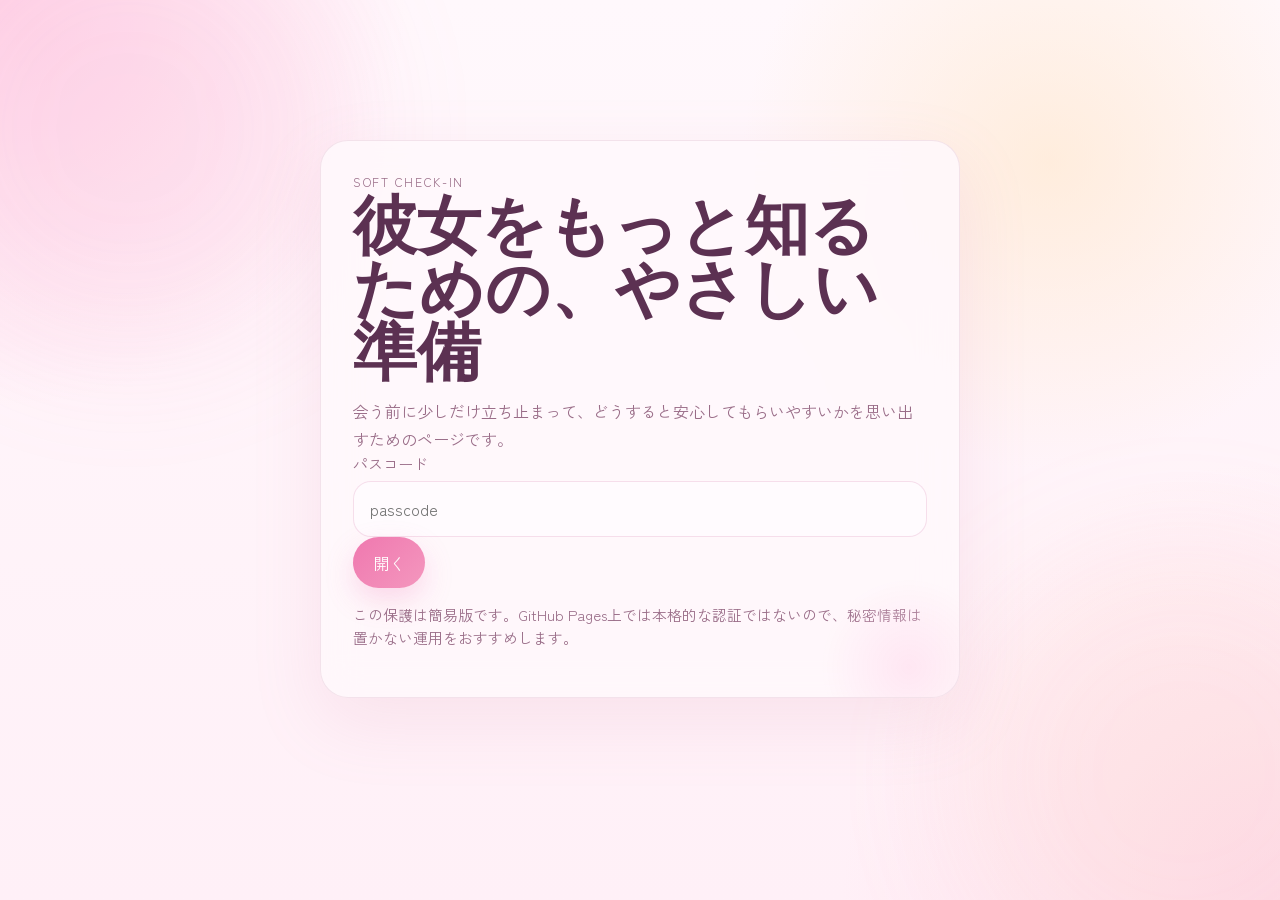
<file: index.html>
<!doctype html>
<html lang="ja">
  <head>
    <meta charset="UTF-8" />
    <meta name="viewport" content="width=device-width, initial-scale=1.0" />
    <title>Know Her Better</title>
    <link rel="preconnect" href="https://fonts.googleapis.com" />
    <link rel="preconnect" href="https://fonts.gstatic.com" crossorigin />
    <link
      href="https://fonts.googleapis.com/css2?family=Zen+Kaku+Gothic+New:wght@400;500;700&family=Cormorant+Garamond:wght@500;600&display=swap"
      rel="stylesheet"
    />
    <link rel="stylesheet" href="./styles.css" />
  </head>
  <body>
    <div class="background-blur background-blur-left"></div>
    <div class="background-blur background-blur-right"></div>

    <main class="shell">
      <section class="gate card" id="gate">
        <p class="eyebrow">Soft Check-In</p>
        <h1>彼女をもっと知るための、やさしい準備</h1>
        <p class="lead">
          会う前に少しだけ立ち止まって、どうすると安心してもらいやすいかを思い出すためのページです。
        </p>
        <label class="field">
          <span>パスコード</span>
          <input id="passcode-input" type="password" placeholder="passcode" autocomplete="current-password" />
        </label>
        <button id="unlock-button" class="primary-button" type="button">開く</button>
        <p id="gate-message" class="hint">
          この保護は簡易版です。GitHub Pages上では本格的な認証ではないので、秘密情報は置かない運用をおすすめします。
        </p>
      </section>

      <section class="app hidden" id="app">
        <header class="hero card">
          <div>
            <p class="eyebrow">Know Her Better</p>
            <h1>今日は、彼女をもう少し深く知りにいく</h1>
            <p class="lead">
              正しさを急がず、気持ちの背景を見にいく。言葉だけでなく、安心につながる行動でも向き合う。
            </p>
          </div>
          <div class="hero-actions">
            <button id="lock-button" class="ghost-button" type="button">閉じる</button>
          </div>
        </header>

        <section class="grid">
          <article class="card wide">
            <p class="section-label">Linked Pages</p>
            <h2>生活メモへのリンク</h2>
            <div class="link-cards">
              <a class="link-card" href="./how-to-know-me.html">
                <strong>彼女へ: 俺を知るページ</strong>
                <p>言葉で伝えてもらって嬉しいことや、好きな関わり方をまとめたページ。</p>
              </a>
              <a class="link-card" href="./how-to-wash.html">
                <strong>お風呂掃除ガイド</strong>
                <p>毎日・週1・月1の掃除頻度と、床掃除ロボの手入れを整理したページ。</p>
              </a>
              <a class="link-card" href="./how-to-trash.html">
                <strong>ゴミ出しガイド</strong>
                <p>曜日ごとの分別と、出し方の注意点を表でまとめたページ。</p>
              </a>
            </div>
          </article>

          <article class="card">
            <p class="section-label">Before You Enter</p>
            <h2>会う前に思い出すこと</h2>
            <div class="checklist" id="entry-checklist"></div>
          </article>

          <article class="card">
            <p class="section-label">Priorities</p>
            <h2>二人の優先順位</h2>
            <div class="priority-columns">
              <details class="priority-card">
                <summary><span class="priority-label">彼女</span></summary>
                <ol class="priority-list">
                  <li>察してもらえることが嬉しい</li>
                  <li>今日のできごとを一緒に振り返って共有したい</li>
                  <li>「楽しかったね」「悔しかったね」みたいに感情を一緒に言葉にしたい</li>
                  <li>それを飛ばして、いきなり自分が話したいことを話されないこと</li>
                </ol>
              </details>
              <details class="priority-card">
                <summary><span class="priority-label">自分</span></summary>
                <ol class="priority-list">
                  <li>何を直せばいいかを早く知りたい</li>
                  <li>解決策や打ち手を出して前に進めたい</li>
                  <li>会話を整理して理解したい</li>
                  <li>問題を早く収めたい</li>
                </ol>
              </details>
            </div>
          </article>

          <article class="card">
            <p class="section-label">Examples</p>
            <h2>すれ違いやすい場面</h2>
            <div class="examples">
              <details class="example-item">
                <summary><strong>「なんで怒ってるの?」だけで終わる</strong></summary>
                <div class="expand-body">
                  <p>気持ちを理解しようとしていないように見えやすい。仮説なしの質問だけだと、丸投げに感じられる。</p>
                  <p class="example-voice">例: 「もしかして、今日の返し方が冷たく見えて、雑に扱われた感じがして嫌だった?」まで添える。</p>
                </div>
              </details>
              <details class="example-item">
                <summary><strong>キレている時に「キレないで」と返す</strong></summary>
                <div class="expand-body">
                  <p>感情そのものを止めようとすると、理由を見てもらえない感覚につながる。</p>
                  <p class="example-voice">例: 「怒ってるのは、感情の共有を飛ばして自分が話したいことを話された感じがしたから?」と理由に向かう。</p>
                </div>
              </details>
              <details class="example-item">
                <summary><strong>説明や正しさを先に出す</strong></summary>
                <div class="expand-body">
                  <p>自分の事情を先に話すと、受け止めてもらえなかった印象が残りやすい。</p>
                  <p class="example-voice">例: まず「それは嫌だったよね」と受け止めてから、自分の話は後にする。</p>
                </div>
              </details>
              <details class="example-item">
                <summary><strong>他人との比較が混ざる</strong></summary>
                <div class="expand-body">
                  <p>誰かと比べて下げられたと感じると、それだけで強いNGになる。</p>
                  <p class="example-voice">例: 比較は完全に避けて、「あなたに対して自分がどうしたか」だけで話す。</p>
                </div>
              </details>
            </div>
          </article>

          <article class="card">
            <p class="section-label">Her Lens</p>
            <h2>彼女が安心しやすい<span class="no-break">ポイント</span></h2>
            <div class="principles">
              <details class="principle-item">
                <summary><strong>指示待ちではなく、打ち手を持つ</strong></summary>
                <div class="expand-body">
                  <p>何が嫌だったかを理解した上で、自分から改善案まで考えて持っていく。</p>
                </div>
              </details>
              <details class="principle-item">
                <summary><strong>好意は行動ベースで見られる</strong></summary>
                <div class="expand-body">
                  <p>「好きと言った」より「自分のために何をしてくれたか」で評価されやすい。</p>
                </div>
              </details>
              <details class="principle-item">
                <summary><strong>仮説つきで確認する</strong></summary>
                <div class="expand-body">
                  <p>「何で怒ってるの?」ではなく、「こう感じたから怒ってる?」と解像度を上げる。</p>
                </div>
              </details>
            </div>
          </article>

          <article class="card">
            <p class="section-label">Ready Phrases</p>
            <h2>言い方のヒント</h2>
            <div class="examples compact">
              <details class="example-item">
                <summary><strong>悪い例</strong></summary>
                <div class="expand-body">
                  <p>「なんで怒ってるの?」</p>
                  <p class="example-voice">良い例: 「もしかして、雑に扱われた感じがして嫌だった?」</p>
                </div>
              </details>
              <details class="example-item">
                <summary><strong>悪い例</strong></summary>
                <div class="expand-body">
                  <p>「そんなつもりじゃなかった」</p>
                  <p class="example-voice">良い例: 「そう受け取られる行動だったのは事実だね」</p>
                </div>
              </details>
              <details class="example-item">
                <summary><strong>悪い例</strong></summary>
                <div class="expand-body">
                  <p>「次は気をつける」</p>
                  <p class="example-voice">良い例: 「次はまず最後まで聞いてから返す。比較っぽい言い方は使わない」</p>
                </div>
              </details>
            </div>
          </article>

          <article class="card wide">
            <p class="section-label">Friction Point</p>
            <h2>今、問題になりやすいところ</h2>
            <div class="problem-note">
              <p>
                最近いちばん大きいのは、ちゃんと対話できないこと。自分が話したいことを先に出しやすく、
                それに対して返ってきた彼女の感情にも反応が薄くなりやすい。そのまま
                <strong>打ち手ベースで要求</strong>してしまうと、彼女からすると
                <strong>感情への寄り添いがないまま解決に進まれる</strong>感じがして、そこでイライラが強くなりやすい。
              </p>
              <p>
                つまり今のズレは、何をするかより先に、
                <strong>どう受け止めるか</strong>が足りなくなりやすいこと。まずは「何が嫌だったのか」「何が不安だったのか」を仮説つきで受け止めるところから始める。
              </p>
            </div>
          </article>
        </section>
      </section>
    </main>

    <script src="./config.js"></script>
    <script src="./script.js"></script>
  </body>
</html>
</file>
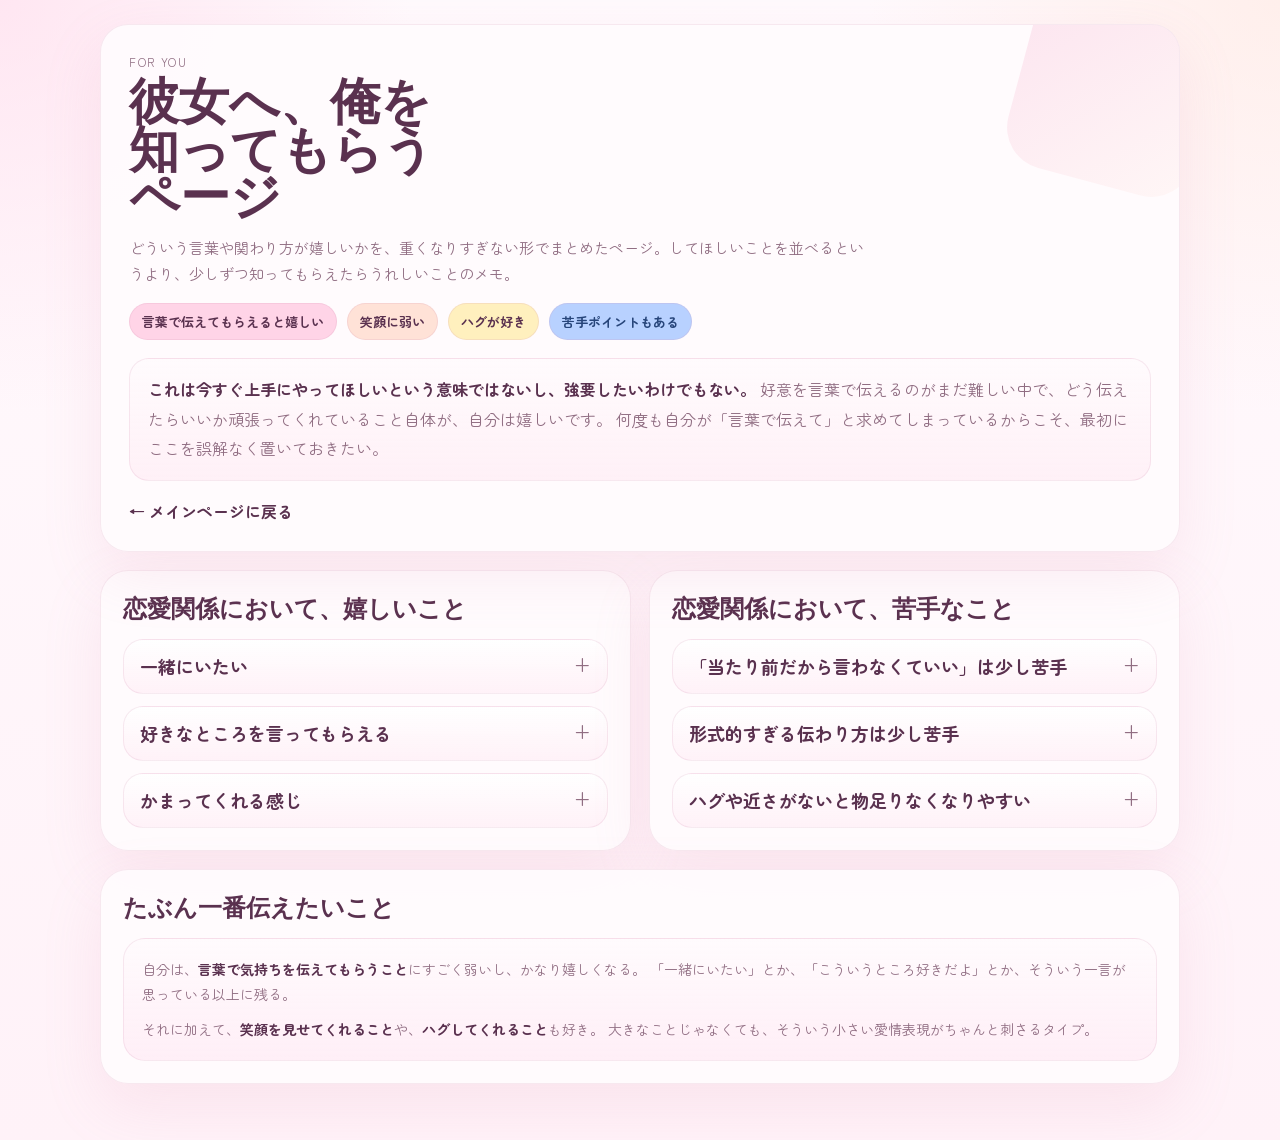
<file: how-to-know-me.html>
<!doctype html>
<html lang="ja">
  <head>
    <meta charset="UTF-8" />
    <meta name="viewport" content="width=device-width, initial-scale=1.0" />
    <title>彼女へ: 俺を知るページ</title>
    <link rel="preconnect" href="https://fonts.googleapis.com" />
    <link rel="preconnect" href="https://fonts.gstatic.com" crossorigin />
    <link
      href="https://fonts.googleapis.com/css2?family=Zen+Maru+Gothic:wght@400;500;700&family=Fraunces:opsz,wght@9..144,600&display=swap"
      rel="stylesheet"
    />
    <style>
      :root {
        --bg: #fff7fb;
        --paper: rgba(255, 251, 253, 0.94);
        --ink: #5a314f;
        --muted: #906d82;
        --line: rgba(209, 144, 177, 0.18);
        --pink: #ffd4e7;
        --rose: #f39bc3;
        --peach: #ffe2d7;
        --butter: #fff0be;
        --shadow: 0 22px 60px rgba(218, 132, 172, 0.14);
      }

      * { box-sizing: border-box; }
      body {
        margin: 0;
        font-family: "Zen Maru Gothic", sans-serif;
        color: var(--ink);
        background:
          radial-gradient(circle at top left, rgba(255, 212, 231, 0.52), transparent 24%),
          radial-gradient(circle at top right, rgba(255, 226, 215, 0.46), transparent 24%),
          linear-gradient(180deg, #fffafd 0%, #fff2f8 100%);
      }
      .wrap {
        width: min(1080px, calc(100% - 20px));
        margin: 0 auto;
        padding: 24px 0 56px;
      }
      .hero,
      .card {
        background: var(--paper);
        border: 1px solid var(--line);
        border-radius: 28px;
        box-shadow: var(--shadow);
      }
      .hero {
        padding: 28px;
        position: relative;
        overflow: hidden;
      }
      .hero::after {
        content: "";
        position: absolute;
        right: -30px;
        top: -30px;
        width: 190px;
        height: 190px;
        border-radius: 42px;
        background: linear-gradient(135deg, rgba(243, 155, 195, 0.24), rgba(255, 226, 215, 0.18));
        transform: rotate(15deg);
      }
      .eyebrow {
        margin: 0 0 8px;
        font-size: 12px;
        letter-spacing: 0.14em;
        text-transform: uppercase;
        color: var(--muted);
      }
      h1, h2, h3 { margin: 0; }
      h1, h2 { font-family: "Fraunces", serif; }
      h1 {
        font-size: clamp(30px, 4.8vw, 50px);
        line-height: 0.95;
        max-width: 10ch;
      }
      .lead {
        margin: 14px 0 0;
        max-width: 46rem;
        color: var(--muted);
        line-height: 1.75;
        font-size: 15px;
      }
      .back-link {
        display: inline-block;
        margin-top: 18px;
        color: var(--ink);
        text-decoration: none;
        font-weight: 700;
      }
      .intro-note {
        margin-top: 18px;
        padding: 16px 18px;
        border-radius: 20px;
        border: 1px solid var(--line);
        background: linear-gradient(180deg, rgba(255,251,253,0.98), rgba(255,239,246,0.9));
      }
      .intro-note p {
        margin: 0;
        color: var(--muted);
        line-height: 1.85;
      }
      .intro-note strong {
        color: var(--ink);
      }
      .grid {
        display: grid;
        gap: 18px;
        margin-top: 18px;
        grid-template-columns: repeat(2, minmax(0, 1fr));
      }
      .card {
        padding: 22px;
      }
      .wide {
        grid-column: 1 / -1;
      }
      .section-title {
        margin-bottom: 14px;
        font-size: 24px;
      }
      .list {
        display: grid;
        gap: 12px;
        grid-template-columns: 1fr;
      }
      .item {
        border-radius: 20px;
        border: 1px solid var(--line);
        background: linear-gradient(180deg, rgba(255,255,255,0.98), rgba(255,240,247,0.88));
        overflow: hidden;
      }
      .item summary {
        list-style: none;
        cursor: pointer;
        padding: 14px 16px;
      }
      .item summary::-webkit-details-marker {
        display: none;
      }
      .item summary::after {
        content: "+";
        float: right;
        font-size: 20px;
        line-height: 1;
        color: var(--muted);
      }
      .item[open] summary::after {
        content: "-";
      }
      .item h3 {
        font-size: 18px;
        line-height: 1.35;
        display: inline;
      }
      .item-body {
        padding: 0 16px 14px;
      }
      .item p {
        margin: 8px 0 0;
        color: var(--muted);
        line-height: 1.68;
        font-size: 14px;
      }
      .item p.subtle {
        font-size: 13px;
        line-height: 1.7;
      }
      .chips {
        display: flex;
        flex-wrap: wrap;
        gap: 10px;
        margin-top: 16px;
      }
      .chip {
        display: inline-block;
        border-radius: 999px;
        padding: 8px 12px;
        font-size: 13px;
        font-weight: 700;
        background: rgba(255, 250, 252, 0.98);
        border: 1px solid var(--line);
      }
      .soft {
        background: var(--pink);
      }
      .warm {
        background: var(--peach);
      }
      .sun {
        background: var(--butter);
      }
      .deep {
        background: #b8d1ff;
        color: #27457a;
      }
      .note {
        padding: 18px;
        border-radius: 22px;
        border: 1px solid var(--line);
        background: linear-gradient(180deg, rgba(255,251,253,0.98), rgba(255,237,246,0.9));
      }
      .note p {
        margin: 0;
        line-height: 1.8;
        color: var(--muted);
        font-size: 14px;
      }
      .note p + p {
        margin-top: 10px;
      }
      .note strong {
        color: var(--ink);
      }
      @media (max-width: 860px) {
        .grid {
          grid-template-columns: 1fr;
        }
        .list {
          grid-template-columns: 1fr;
        }
      }
    </style>
  </head>
  <body>
    <main class="wrap">
      <section class="hero">
        <p class="eyebrow">For You</p>
        <h1>彼女へ、俺を知ってもらうページ</h1>
        <p class="lead">
          どういう言葉や関わり方が嬉しいかを、重くなりすぎない形でまとめたページ。してほしいことを並べるというより、少しずつ知ってもらえたらうれしいことのメモ。
        </p>
        <div class="chips">
          <span class="chip soft">言葉で伝えてもらえると嬉しい</span>
          <span class="chip warm">笑顔に弱い</span>
          <span class="chip sun">ハグが好き</span>
          <span class="chip deep">苦手ポイントもある</span>
        </div>
        <div class="intro-note">
          <p>
            <strong>これは今すぐ上手にやってほしいという意味ではないし、強要したいわけでもない。</strong>
            好意を言葉で伝えるのがまだ難しい中で、どう伝えたらいいか頑張ってくれていること自体が、自分は嬉しいです。
            何度も自分が「言葉で伝えて」と求めてしまっているからこそ、最初にここを誤解なく置いておきたい。
          </p>
        </div>
        <a class="back-link" href="./index.html">← メインページに戻る</a>
      </section>

      <section class="grid">
        <article class="card">
          <h2 class="section-title">恋愛関係において、嬉しいこと</h2>
          <div class="list">
            <details class="item">
              <summary><h3>一緒にいたい</h3></summary>
              <div class="item-body">
                <p>「一緒にいたい」「会えてうれしい」みたいに、存在そのものを求めてもらえる言葉がかなり嬉しい。</p>
              </div>
            </details>
            <details class="item">
              <summary><h3>好きなところを言ってもらえる</h3></summary>
              <div class="item-body">
                <p class="subtle">「こういうところが好き」「こういうとこがいいよね」と具体的に伝えてもらえると、ちゃんと見てもらえている感じがする。</p>
              </div>
            </details>
            <details class="item">
              <summary><h3>かまってくれる感じ</h3></summary>
              <div class="item-body">
                <p>ちょっと甘えてくれたり、かまちょっぽく来てくれるのも嬉しい。必要とされてる感じがあると喜ぶ。</p>
              </div>
            </details>
          </div>
        </article>

        <article class="card">
          <h2 class="section-title">恋愛関係において、苦手なこと</h2>
          <div class="list">
            <details class="item">
              <summary><h3>「当たり前だから言わなくていい」は少し苦手</h3></summary>
              <div class="item-body">
                <p>自分は鈍感なところがあるので、言葉にしてもらわないと、彼女が本当にそう思ってくれているのか分からなくなりやすい。</p>
                <p class="subtle">実例として、「俺を心配するのは当然だから、わざわざ伝えなくていい」と思っていても、自分は彼女が心配してくれていたこと自体を知らなかった、ということがあった。</p>
              </div>
            </details>
            <details class="item">
              <summary><h3>形式的すぎる伝わり方は少し苦手</h3></summary>
              <div class="item-body">
                <p>仕組みとして評価してくれているのはもちろん嬉しい。でも、作業っぽく整理された言い方だけだと、感情があまり乗っていないように感じて少し寂しくなる。</p>
                <p class="subtle">実際に、彼女が言ってくれたことを自分がしている割合が高いから「めっちゃ高評価」と言ってくれたことがあった。もちろんそれは嬉しいけど、「嬉しい」とか「ちゃんと伝わってるよ」みたいに感情を乗せて褒めてもらえると、もっと深く届く。</p>
              </div>
            </details>
            <details class="item">
              <summary><h3>ハグや近さがないと物足りなくなりやすい</h3></summary>
              <div class="item-body">
                <p>ハグが好きだからこそ、言葉以外の近さや安心感がないと少し物足りなさを感じやすい。</p>
              </div>
            </details>
          </div>
        </article>

        <article class="card wide">
          <h2 class="section-title">たぶん一番伝えたいこと</h2>
          <div class="note">
            <p>
              自分は、<strong>言葉で気持ちを伝えてもらうこと</strong>にすごく弱いし、かなり嬉しくなる。
              「一緒にいたい」とか、「こういうところ好きだよ」とか、そういう一言が思っている以上に残る。
            </p>
            <p>
              それに加えて、<strong>笑顔を見せてくれること</strong>や、<strong>ハグしてくれること</strong>も好き。
              大きなことじゃなくても、そういう小さい愛情表現がちゃんと刺さるタイプ。
            </p>
          </div>
        </article>
      </section>
    </main>
  </body>
</html>
</file>
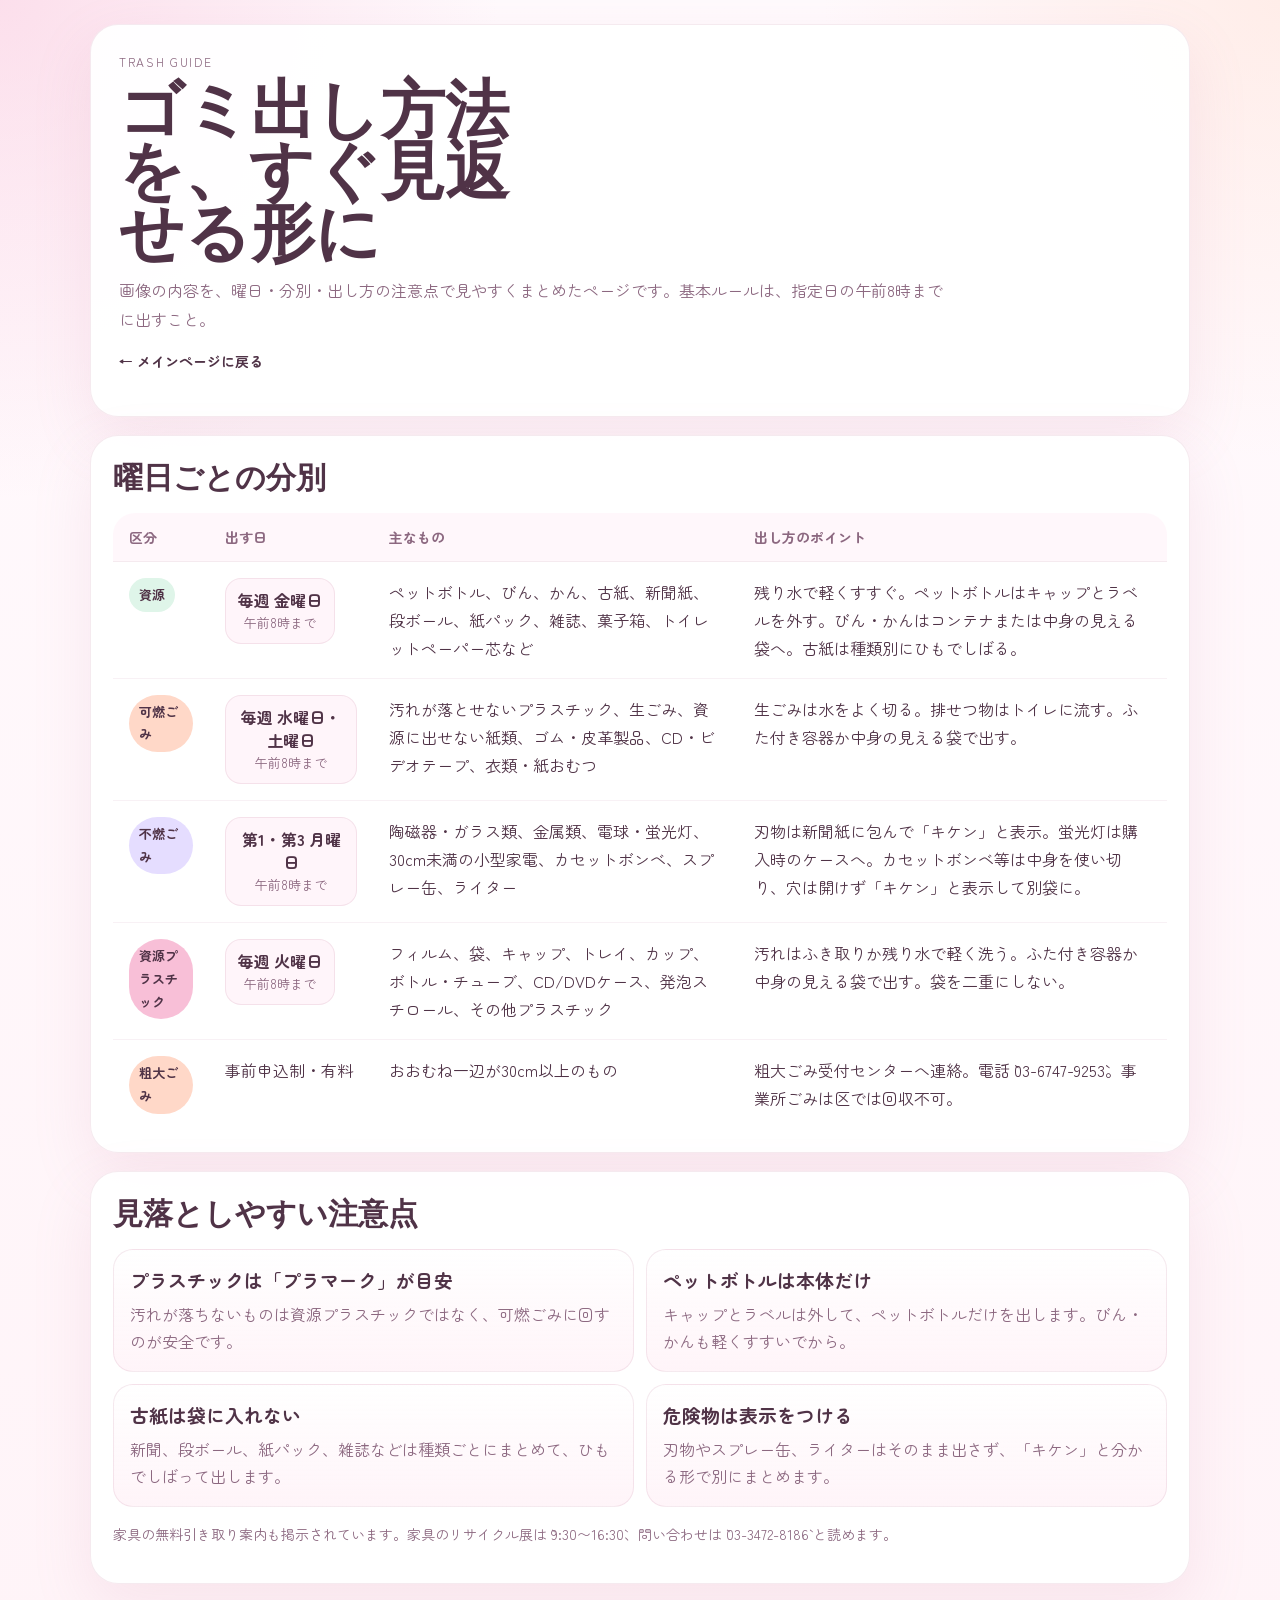
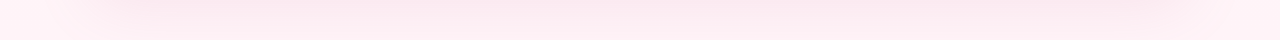
<file: how-to-trash.html>
<!doctype html>
<html lang="ja">
  <head>
    <meta charset="UTF-8" />
    <meta name="viewport" content="width=device-width, initial-scale=1.0" />
    <title>ゴミ出しガイド</title>
    <link rel="preconnect" href="https://fonts.googleapis.com" />
    <link rel="preconnect" href="https://fonts.gstatic.com" crossorigin />
    <link
      href="https://fonts.googleapis.com/css2?family=Zen+Maru+Gothic:wght@400;500;700&family=Fraunces:opsz,wght@9..144,600&display=swap"
      rel="stylesheet"
    />
    <style>
      :root {
        --bg: #fff9fb;
        --paper: rgba(255, 255, 255, 0.94);
        --ink: #503347;
        --muted: #8c6880;
        --line: rgba(198, 137, 168, 0.18);
        --pink: #f8bfd7;
        --peach: #ffd8c8;
        --mint: #dff5e9;
        --lavender: #e5ddff;
        --shadow: 0 22px 60px rgba(203, 124, 160, 0.14);
      }

      * { box-sizing: border-box; }
      body {
        margin: 0;
        font-family: "Zen Maru Gothic", sans-serif;
        color: var(--ink);
        background:
          radial-gradient(circle at top left, rgba(248, 191, 215, 0.46), transparent 24%),
          radial-gradient(circle at top right, rgba(255, 216, 200, 0.38), transparent 22%),
          linear-gradient(180deg, #fffafd 0%, #fff4f8 100%);
      }
      .wrap {
        width: min(1100px, calc(100% - 20px));
        margin: 0 auto;
        padding: 24px 0 56px;
      }
      .hero, .card {
        background: var(--paper);
        border: 1px solid var(--line);
        border-radius: 28px;
        box-shadow: var(--shadow);
      }
      .hero {
        padding: 28px;
        margin-bottom: 18px;
      }
      .eyebrow {
        margin: 0 0 8px;
        font-size: 12px;
        letter-spacing: 0.14em;
        text-transform: uppercase;
        color: var(--muted);
      }
      h1, h2, h3 { margin: 0; }
      h1, h2 { font-family: "Fraunces", serif; }
      h1 {
        font-size: clamp(36px, 6vw, 64px);
        line-height: 0.96;
        max-width: 10ch;
      }
      .lead {
        margin: 14px 0 0;
        max-width: 52rem;
        color: var(--muted);
        line-height: 1.8;
      }
      .grid {
        display: grid;
        gap: 18px;
      }
      .card { padding: 22px; }
      .section-title {
        margin-bottom: 14px;
        font-size: 30px;
      }
      table {
        width: 100%;
        border-collapse: collapse;
        overflow: hidden;
        border-radius: 22px;
      }
      thead th {
        text-align: left;
        font-size: 14px;
        color: var(--muted);
        font-weight: 700;
        padding: 14px 16px;
        background: rgba(255, 247, 251, 0.95);
        border-bottom: 1px solid var(--line);
      }
      tbody td {
        padding: 16px;
        vertical-align: top;
        border-bottom: 1px solid rgba(198, 137, 168, 0.12);
        line-height: 1.75;
      }
      tbody tr:last-child td { border-bottom: none; }
      .chip {
        display: inline-block;
        border-radius: 999px;
        padding: 6px 10px;
        font-size: 13px;
        font-weight: 700;
      }
      .day-cell {
        min-width: 9rem;
      }
      .day-block {
        display: inline-flex;
        flex-direction: column;
        align-items: center;
        gap: 2px;
        padding: 10px 12px;
        border-radius: 16px;
        background: rgba(255, 245, 250, 0.95);
        border: 1px solid var(--line);
        text-align: center;
        line-height: 1.45;
      }
      .day-block strong {
        font-size: 16px;
      }
      .day-block span {
        font-size: 13px;
        color: var(--muted);
      }
      .pink { background: var(--pink); }
      .mint { background: var(--mint); }
      .peach { background: var(--peach); }
      .lavender { background: var(--lavender); }
      .notes {
        display: grid;
        gap: 12px;
        grid-template-columns: repeat(2, minmax(0, 1fr));
      }
      .note {
        padding: 16px;
        border-radius: 20px;
        border: 1px solid var(--line);
        background: linear-gradient(180deg, rgba(255,255,255,0.98), rgba(255,243,248,0.88));
      }
      .note p {
        margin: 8px 0 0;
        color: var(--muted);
        line-height: 1.7;
      }
      .small {
        margin-top: 16px;
        color: var(--muted);
        font-size: 14px;
        line-height: 1.7;
      }
      a.back {
        color: var(--ink);
        text-decoration: none;
        font-weight: 700;
      }
      @media (max-width: 860px) {
        .notes { grid-template-columns: 1fr; }
        table, thead, tbody, th, td, tr { display: block; }
        thead { display: none; }
        tbody tr {
          border: 1px solid var(--line);
          border-radius: 20px;
          margin-bottom: 12px;
          overflow: hidden;
          background: rgba(255,255,255,0.9);
        }
        tbody td {
          border-bottom: 1px solid rgba(198, 137, 168, 0.1);
          padding: 12px 14px;
        }
        tbody td.category-cell,
        tbody td.day-cell {
          display: inline-flex;
          align-items: center;
          gap: 10px;
          width: auto;
          max-width: 100%;
          border-bottom: none;
          padding: 12px 14px 0;
        }
        tbody td.day-cell {
          padding-top: 10px;
        }
        tbody td:last-child { border-bottom: none; }
        tbody td::before {
          content: attr(data-label);
          display: block;
          font-size: 12px;
          letter-spacing: 0.08em;
          text-transform: uppercase;
          color: var(--muted);
          margin-bottom: 4px;
        }
        tbody td.category-cell::before,
        tbody td.day-cell::before {
          display: inline-block;
          margin: 0;
          white-space: nowrap;
        }
        tbody td.day-cell .day-block {
          padding: 8px 10px;
        }
      }
    </style>
  </head>
  <body>
    <main class="wrap">
      <section class="hero">
        <p class="eyebrow">Trash Guide</p>
        <h1>ゴミ出し方法を、すぐ見返せる形に</h1>
        <p class="lead">
          画像の内容を、曜日・分別・出し方の注意点で見やすくまとめたページです。基本ルールは、指定日の午前8時までに出すこと。
        </p>
        <p class="small"><a class="back" href="./index.html">← メインページに戻る</a></p>
      </section>

      <section class="grid">
        <article class="card">
          <h2 class="section-title">曜日ごとの分別</h2>
          <table>
            <thead>
              <tr>
                <th>区分</th>
                <th>出す日</th>
                <th>主なもの</th>
                <th>出し方のポイント</th>
              </tr>
            </thead>
            <tbody id="trash-schedule">
              <tr data-sort-days="1">
                <td data-label="区分" class="category-cell"><span class="chip lavender">不燃ごみ</span></td>
                <td data-label="出す日" class="day-cell"><div class="day-block"><strong>第1・第3 月曜日</strong><span>午前8時まで</span></div></td>
                <td data-label="主なもの">陶磁器・ガラス類、金属類、電球・蛍光灯、30cm未満の小型家電、カセットボンベ、スプレー缶、ライター</td>
                <td data-label="出し方のポイント">刃物は新聞紙に包んで「キケン」と表示。蛍光灯は購入時のケースへ。カセットボンベ等は中身を使い切り、穴は開けず「キケン」と表示して別袋に。</td>
              </tr>
              <tr data-sort-days="2">
                <td data-label="区分" class="category-cell"><span class="chip pink">資源プラスチック</span></td>
                <td data-label="出す日" class="day-cell"><div class="day-block"><strong>毎週 火曜日</strong><span>午前8時まで</span></div></td>
                <td data-label="主なもの">フィルム、袋、キャップ、トレイ、カップ、ボトル・チューブ、CD/DVDケース、発泡スチロール、その他プラスチック</td>
                <td data-label="出し方のポイント">汚れはふき取りか残り水で軽く洗う。ふた付き容器か中身の見える袋で出す。袋を二重にしない。</td>
              </tr>
              <tr data-sort-days="3,6">
                <td data-label="区分" class="category-cell"><span class="chip peach">可燃ごみ</span></td>
                <td data-label="出す日" class="day-cell"><div class="day-block"><strong>毎週 水曜日・土曜日</strong><span>午前8時まで</span></div></td>
                <td data-label="主なもの">汚れが落とせないプラスチック、生ごみ、資源に出せない紙類、ゴム・皮革製品、CD・ビデオテープ、衣類・紙おむつ</td>
                <td data-label="出し方のポイント">生ごみは水をよく切る。排せつ物はトイレに流す。ふた付き容器か中身の見える袋で出す。</td>
              </tr>
              <tr data-sort-days="5">
                <td data-label="区分" class="category-cell"><span class="chip mint">資源</span></td>
                <td data-label="出す日" class="day-cell"><div class="day-block"><strong>毎週 金曜日</strong><span>午前8時まで</span></div></td>
                <td data-label="主なもの">ペットボトル、びん、かん、古紙、新聞紙、段ボール、紙パック、雑誌、菓子箱、トイレットペーパー芯など</td>
                <td data-label="出し方のポイント">残り水で軽くすすぐ。ペットボトルはキャップとラベルを外す。びん・かんはコンテナまたは中身の見える袋へ。古紙は種類別にひもでしばる。</td>
              </tr>
              <tr data-sort-static="true">
                <td data-label="区分" class="category-cell"><span class="chip peach">粗大ごみ</span></td>
                <td data-label="出す日">事前申込制・有料</td>
                <td data-label="主なもの">おおむね一辺が30cm以上のもの</td>
                <td data-label="出し方のポイント">粗大ごみ受付センターへ連絡。電話 `03-6747-9253`。事業所ごみは区では回収不可。</td>
              </tr>
            </tbody>
          </table>
        </article>

        <article class="card">
          <h2 class="section-title">見落としやすい注意点</h2>
          <div class="notes">
            <section class="note">
              <h3>プラスチックは「プラマーク」が目安</h3>
              <p>汚れが落ちないものは資源プラスチックではなく、可燃ごみに回すのが安全です。</p>
            </section>
            <section class="note">
              <h3>ペットボトルは本体だけ</h3>
              <p>キャップとラベルは外して、ペットボトルだけを出します。びん・かんも軽くすすいでから。</p>
            </section>
            <section class="note">
              <h3>古紙は袋に入れない</h3>
              <p>新聞、段ボール、紙パック、雑誌などは種類ごとにまとめて、ひもでしばって出します。</p>
            </section>
            <section class="note">
              <h3>危険物は表示をつける</h3>
              <p>刃物やスプレー缶、ライターはそのまま出さず、「キケン」と分かる形で別にまとめます。</p>
            </section>
          </div>
          <p class="small">
            家具の無料引き取り案内も掲示されています。家具のリサイクル展は `9:30〜16:30`、問い合わせは `03-3472-8186` と読めます。
          </p>
        </article>
      </section>
    </main>
    <script>
      (function () {
        const tbody = document.getElementById("trash-schedule");
        if (!tbody) return;

        const day = new Date().getDay();
        const rows = Array.from(tbody.querySelectorAll("tr"));

        function distanceFromToday(row) {
          if (row.dataset.sortStatic === "true") {
            return 999;
          }

          const days = (row.dataset.sortDays || "")
            .split(",")
            .map((value) => Number.parseInt(value, 10))
            .filter((value) => !Number.isNaN(value));

          if (!days.length) {
            return 998;
          }

          return Math.min(
            ...days.map((targetDay) => {
              const diff = (targetDay - day + 7) % 7;
              return diff;
            }),
          );
        }

        rows
          .sort((a, b) => distanceFromToday(a) - distanceFromToday(b))
          .forEach((row) => tbody.appendChild(row));
      })();
    </script>
  </body>
</html>
</file>
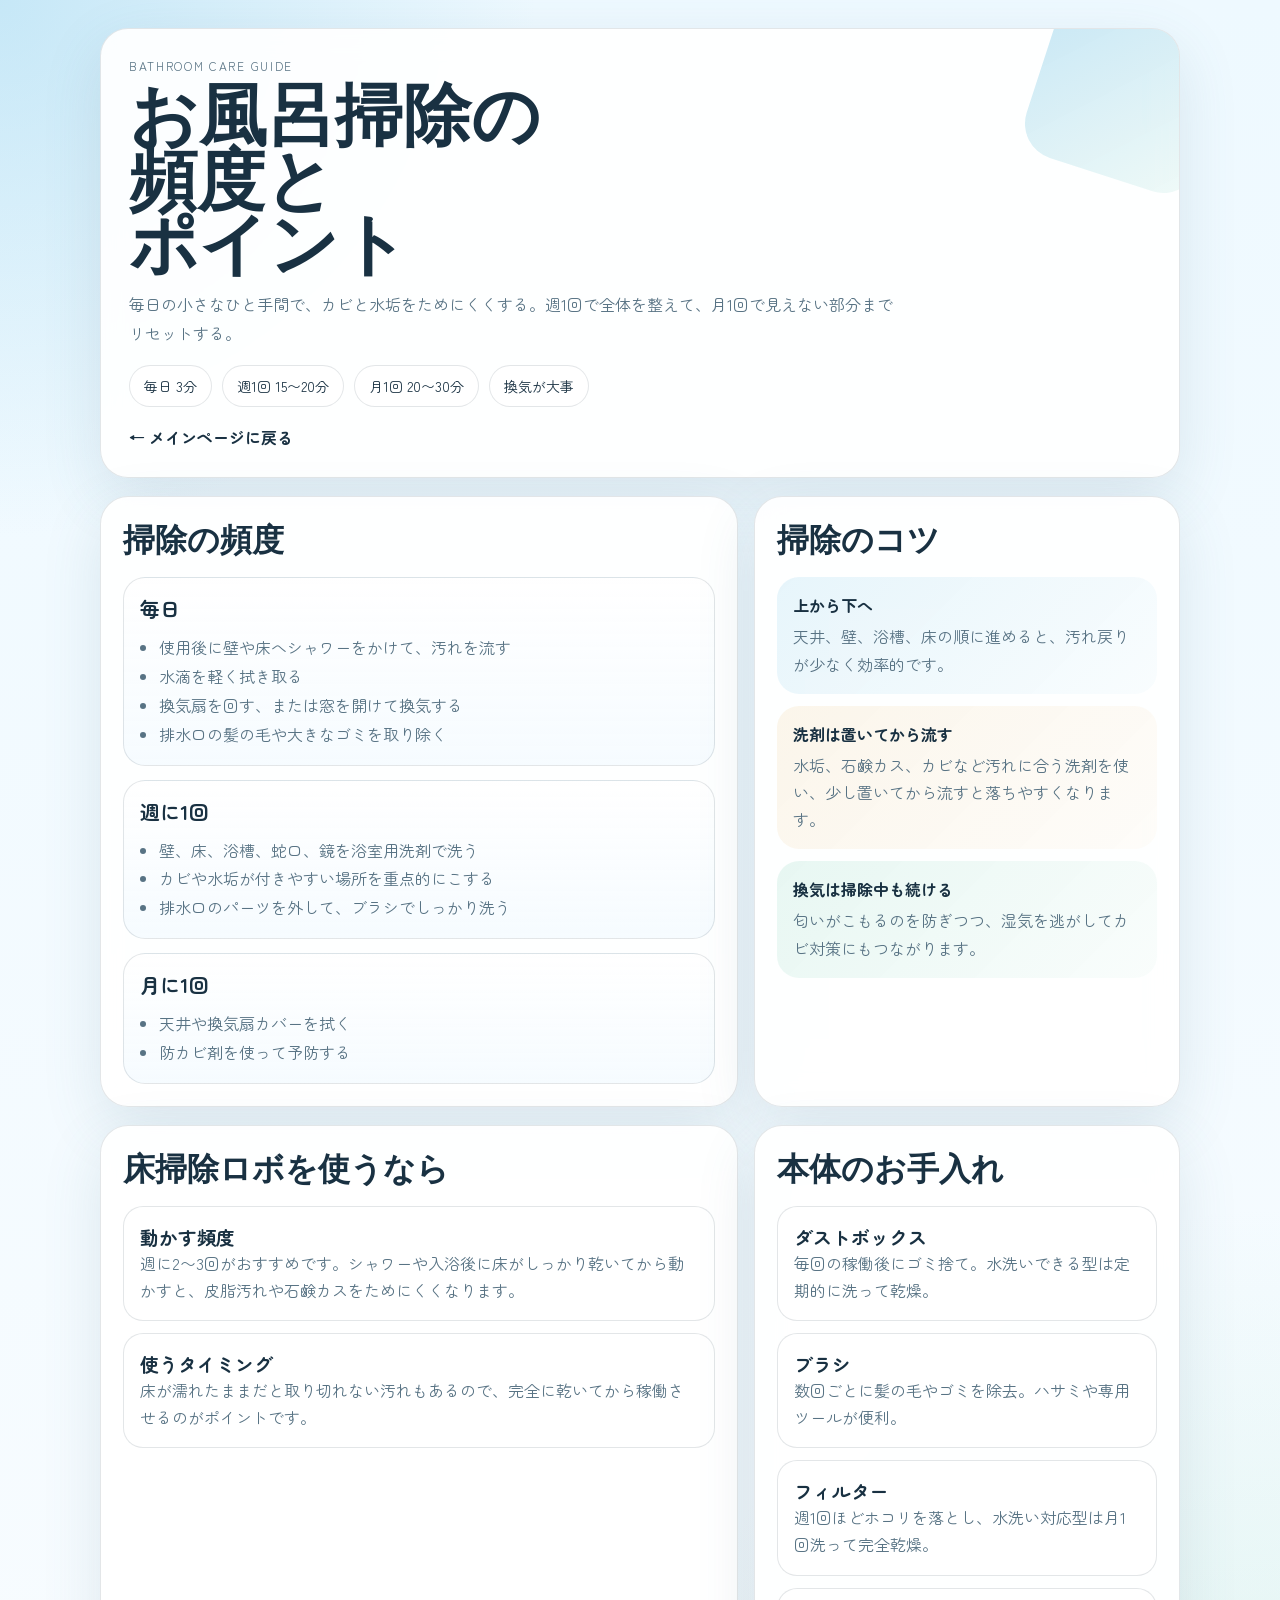
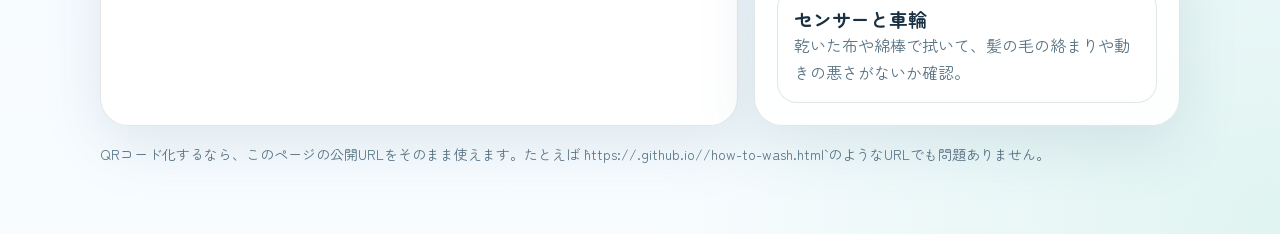
<file: how-to-wash.html>
<!doctype html>
<html lang="ja">
  <head>
    <meta charset="UTF-8" />
    <meta name="viewport" content="width=device-width, initial-scale=1.0" />
    <title>お風呂掃除ガイド</title>
    <link rel="preconnect" href="https://fonts.googleapis.com" />
    <link rel="preconnect" href="https://fonts.gstatic.com" crossorigin />
    <link
      href="https://fonts.googleapis.com/css2?family=Zen+Maru+Gothic:wght@400;500;700&family=Fraunces:opsz,wght@9..144,600&display=swap"
      rel="stylesheet"
    />
    <style>
      :root {
        --bg: #f6fbff;
        --paper: rgba(255, 255, 255, 0.92);
        --ink: #193142;
        --muted: #587384;
        --line: rgba(25, 49, 66, 0.12);
        --blue: #7cc7e8;
        --mint: #b9e7d9;
        --sand: #f4e5c8;
        --shadow: 0 20px 60px rgba(70, 110, 134, 0.14);
      }

      * {
        box-sizing: border-box;
      }

      body {
        margin: 0;
        font-family: "Zen Maru Gothic", sans-serif;
        color: var(--ink);
        background:
          radial-gradient(circle at top left, rgba(124, 199, 232, 0.35), transparent 24%),
          radial-gradient(circle at bottom right, rgba(185, 231, 217, 0.38), transparent 28%),
          linear-gradient(180deg, #eef9ff 0%, #f8fcff 100%);
      }

      .wrap {
        width: min(1080px, calc(100% - 24px));
        margin: 0 auto;
        padding: 28px 0 56px;
      }

      .hero,
      .card {
        background: var(--paper);
        border: 1px solid var(--line);
        border-radius: 28px;
        box-shadow: var(--shadow);
        backdrop-filter: blur(14px);
      }

      .hero {
        padding: 28px;
        overflow: hidden;
        position: relative;
      }

      .hero::after {
        content: "";
        position: absolute;
        right: -40px;
        top: -30px;
        width: 180px;
        height: 180px;
        background: linear-gradient(135deg, rgba(124, 199, 232, 0.44), rgba(185, 231, 217, 0.2));
        border-radius: 36px;
        transform: rotate(18deg);
      }

      .eyebrow {
        margin: 0 0 8px;
        letter-spacing: 0.14em;
        text-transform: uppercase;
        color: var(--muted);
        font-size: 12px;
      }

      h1,
      h2,
      h3 {
        margin: 0;
      }

      h1,
      h2 {
        font-family: "Fraunces", serif;
      }

      h1 {
        font-size: clamp(38px, 6vw, 68px);
        line-height: 0.95;
        max-width: 10ch;
      }

      .lead {
        margin: 14px 0 0;
        max-width: 48rem;
        color: var(--muted);
        line-height: 1.8;
      }

      .chips {
        display: flex;
        flex-wrap: wrap;
        gap: 10px;
        margin-top: 18px;
      }

      .back-link {
        display: inline-block;
        margin-top: 18px;
        color: var(--ink);
        text-decoration: none;
        font-weight: 700;
      }

      .chip {
        background: #ffffff;
        border: 1px solid var(--line);
        border-radius: 999px;
        padding: 10px 14px;
        font-size: 14px;
      }

      .grid {
        display: grid;
        gap: 16px;
        margin-top: 18px;
        grid-template-columns: 1.2fr 0.8fr;
      }

      .card {
        padding: 22px;
      }

      .section-title {
        margin-bottom: 14px;
        font-size: 32px;
      }

      .timeline {
        display: grid;
        gap: 14px;
      }

      .timeline-item {
        border: 1px solid var(--line);
        border-radius: 22px;
        padding: 16px;
        background: linear-gradient(180deg, rgba(255,255,255,0.96), rgba(245,251,255,0.9));
      }

      .timeline-item h3 {
        font-size: 20px;
        margin-bottom: 10px;
      }

      ul {
        margin: 0;
        padding-left: 1.2em;
        color: var(--muted);
        line-height: 1.8;
      }

      .tips {
        display: grid;
        gap: 12px;
      }

      .tip {
        border-radius: 22px;
        padding: 16px;
      }

      .tip:nth-child(1) {
        background: linear-gradient(135deg, rgba(124, 199, 232, 0.18), rgba(124, 199, 232, 0.04));
      }

      .tip:nth-child(2) {
        background: linear-gradient(135deg, rgba(244, 229, 200, 0.38), rgba(244, 229, 200, 0.1));
      }

      .tip:nth-child(3) {
        background: linear-gradient(135deg, rgba(185, 231, 217, 0.34), rgba(185, 231, 217, 0.08));
      }

      .tip strong {
        display: block;
        margin-bottom: 6px;
      }

      .tip p,
      .mini p {
        margin: 0;
        color: var(--muted);
        line-height: 1.7;
      }

      .mini-grid {
        display: grid;
        gap: 12px;
      }

      .mini {
        border: 1px solid var(--line);
        border-radius: 20px;
        padding: 16px;
        background: rgba(255, 255, 255, 0.8);
      }

      .footer-note {
        margin-top: 18px;
        color: var(--muted);
        font-size: 14px;
      }

      .no-break {
        white-space: nowrap;
      }

      @media (max-width: 860px) {
        .grid {
          grid-template-columns: 1fr;
        }

        .wrap {
          width: min(100% - 16px, 1080px);
          padding-top: 16px;
        }

        .hero,
        .card {
          border-radius: 22px;
        }
      }
    </style>
  </head>
  <body>
    <main class="wrap">
      <section class="hero">
        <p class="eyebrow">Bathroom Care Guide</p>
        <h1>お風呂掃除の頻度と<span class="no-break">ポイント</span></h1>
        <p class="lead">
          毎日の小さなひと手間で、カビと水垢をためにくくする。週1回で全体を整えて、月1回で見えない部分までリセットする。
        </p>
        <div class="chips">
          <span class="chip">毎日 3分</span>
          <span class="chip">週1回 15〜20分</span>
          <span class="chip">月1回 20〜30分</span>
          <span class="chip">換気が大事</span>
        </div>
        <a class="back-link" href="./index.html">← メインページに戻る</a>
      </section>

      <section class="grid">
        <article class="card">
          <h2 class="section-title">掃除の頻度</h2>
          <div class="timeline">
            <section class="timeline-item">
              <h3>毎日</h3>
              <ul>
                <li>使用後に壁や床へシャワーをかけて、汚れを流す</li>
                <li>水滴を軽く拭き取る</li>
                <li>換気扇を回す、または窓を開けて換気する</li>
                <li>排水口の髪の毛や大きなゴミを取り除く</li>
              </ul>
            </section>

            <section class="timeline-item">
              <h3>週に1回</h3>
              <ul>
                <li>壁、床、浴槽、蛇口、鏡を浴室用洗剤で洗う</li>
                <li>カビや水垢が付きやすい場所を重点的にこする</li>
                <li>排水口のパーツを外して、ブラシでしっかり洗う</li>
              </ul>
            </section>

            <section class="timeline-item">
              <h3>月に1回</h3>
              <ul>
                <li>天井や換気扇カバーを拭く</li>
                <li>防カビ剤を使って予防する</li>
              </ul>
            </section>
          </div>
        </article>

        <article class="card">
          <h2 class="section-title">掃除のコツ</h2>
          <div class="tips">
            <section class="tip">
              <strong>上から下へ</strong>
              <p>天井、壁、浴槽、床の順に進めると、汚れ戻りが少なく効率的です。</p>
            </section>
            <section class="tip">
              <strong>洗剤は置いてから流す</strong>
              <p>水垢、石鹸カス、カビなど汚れに合う洗剤を使い、少し置いてから流すと落ちやすくなります。</p>
            </section>
            <section class="tip">
              <strong>換気は掃除中も続ける</strong>
              <p>匂いがこもるのを防ぎつつ、湿気を逃がしてカビ対策にもつながります。</p>
            </section>
          </div>
        </article>
      </section>

      <section class="grid">
        <article class="card">
          <h2 class="section-title">床掃除ロボを使うなら</h2>
          <div class="mini-grid">
            <section class="mini">
              <h3>動かす頻度</h3>
              <p>
                週に2〜3回がおすすめです。シャワーや入浴後に床がしっかり乾いてから動かすと、皮脂汚れや石鹸カスをためにくくなります。
              </p>
            </section>
            <section class="mini">
              <h3>使うタイミング</h3>
              <p>
                床が濡れたままだと取り切れない汚れもあるので、完全に乾いてから稼働させるのがポイントです。
              </p>
            </section>
          </div>
        </article>

        <article class="card">
          <h2 class="section-title">本体のお手入れ</h2>
          <div class="mini-grid">
            <section class="mini">
              <h3>ダストボックス</h3>
              <p>毎回の稼働後にゴミ捨て。水洗いできる型は定期的に洗って乾燥。</p>
            </section>
            <section class="mini">
              <h3>ブラシ</h3>
              <p>数回ごとに髪の毛やゴミを除去。ハサミや専用ツールが便利。</p>
            </section>
            <section class="mini">
              <h3>フィルター</h3>
              <p>週1回ほどホコリを落とし、水洗い対応型は月1回洗って完全乾燥。</p>
            </section>
            <section class="mini">
              <h3>センサーと車輪</h3>
              <p>乾いた布や綿棒で拭いて、髪の毛の絡まりや動きの悪さがないか確認。</p>
            </section>
          </div>
        </article>
      </section>

      <p class="footer-note">
        QRコード化するなら、このページの公開URLをそのまま使えます。たとえば
        `https://<your-name>.github.io/<repo-name>/how-to-wash.html`
        のようなURLでも問題ありません。
      </p>
    </main>
  </body>
</html>
</file>
<file: styles.css>
:root {
  --bg: #fff6fb;
  --surface: rgba(255, 248, 252, 0.86);
  --surface-strong: rgba(255, 252, 254, 0.98);
  --ink: #5c3152;
  --muted: #9a6d88;
  --line: rgba(190, 126, 159, 0.18);
  --accent: #ea78ac;
  --accent-soft: #ffd4e7;
  --accent-warm: #ffbfd6;
  --shadow: 0 24px 70px rgba(214, 124, 165, 0.14);
}

* {
  box-sizing: border-box;
}

body {
  margin: 0;
  min-height: 100vh;
  font-family: "Zen Kaku Gothic New", sans-serif;
  color: var(--ink);
  background:
    radial-gradient(circle at top left, rgba(255, 186, 218, 0.52), transparent 26%),
    radial-gradient(circle at 82% 18%, rgba(255, 227, 191, 0.5), transparent 24%),
    radial-gradient(circle at bottom right, rgba(251, 192, 219, 0.45), transparent 28%),
    linear-gradient(180deg, #fff8fc 0%, #fff0f7 100%);
}

.background-blur {
  position: fixed;
  width: 28rem;
  height: 28rem;
  border-radius: 999px;
  filter: blur(70px);
  opacity: 0.42;
  pointer-events: none;
}

.background-blur-left {
  top: -6rem;
  left: -6rem;
  background: rgba(246, 145, 189, 0.32);
}

.background-blur-right {
  right: -8rem;
  bottom: -6rem;
  background: rgba(255, 209, 160, 0.28);
}

.shell {
  width: min(1120px, calc(100% - 2rem));
  margin: 0 auto;
  padding: 2rem 0 4rem;
}

.card {
  background: var(--surface);
  border: 1px solid var(--line);
  border-radius: 28px;
  backdrop-filter: blur(18px);
  box-shadow: var(--shadow);
  position: relative;
  overflow: hidden;
}

.card::after {
  content: "";
  position: absolute;
  inset: auto -40px -60px auto;
  width: 180px;
  height: 180px;
  background: radial-gradient(circle, rgba(255, 214, 233, 0.5) 0%, rgba(255, 214, 233, 0) 70%);
  pointer-events: none;
}

.gate,
.hero {
  padding: 2rem;
}

.gate {
  max-width: 640px;
  margin: 12vh auto 0;
}

.hero {
  display: flex;
  justify-content: space-between;
  gap: 1.5rem;
  align-items: flex-start;
  background:
    linear-gradient(135deg, rgba(255, 242, 248, 0.96), rgba(255, 248, 252, 0.88)),
    var(--surface);
}

.hero-actions,
.button-row {
  display: flex;
  gap: 0.75rem;
  flex-wrap: wrap;
}

.eyebrow,
.section-label {
  margin: 0 0 0.4rem;
  text-transform: uppercase;
  letter-spacing: 0.14em;
  font-size: 0.76rem;
  color: var(--muted);
}

h1,
h2 {
  margin: 0;
  font-family: "Cormorant Garamond", serif;
  line-height: 0.98;
}

h1 {
  font-size: clamp(2.4rem, 5vw, 4.4rem);
  margin-bottom: 0.8rem;
}

h2 {
  font-size: clamp(2rem, 3vw, 2.5rem);
  margin-bottom: 1rem;
}

.lead {
  margin: 0;
  max-width: 44rem;
  color: var(--muted);
  line-height: 1.7;
}

.hero .lead {
  max-width: 36rem;
}

.grid {
  margin-top: 1.25rem;
  display: grid;
  gap: 1.25rem;
  grid-template-columns: repeat(2, minmax(0, 1fr));
}

.grid > .card {
  padding: 1.5rem;
}

.wide {
  grid-column: 1 / -1;
}

.field {
  display: grid;
  gap: 0.45rem;
}

.field + .field {
  margin-top: 1rem;
}

.field span {
  font-size: 0.94rem;
  color: var(--muted);
}

input[type="text"],
input[type="password"],
textarea {
  width: 100%;
  border: 1px solid rgba(223, 149, 185, 0.28);
  border-radius: 18px;
  background: var(--surface-strong);
  padding: 0.95rem 1rem;
  font: inherit;
  color: var(--ink);
  resize: vertical;
  transition: border-color 180ms ease, transform 180ms ease, box-shadow 180ms ease;
}

input[type="text"]:focus,
input[type="password"]:focus,
textarea:focus {
  outline: none;
  border-color: rgba(234, 120, 172, 0.62);
  box-shadow: 0 0 0 4px rgba(234, 120, 172, 0.12);
  transform: translateY(-1px);
}

.primary-button,
.ghost-button {
  border: none;
  border-radius: 999px;
  padding: 0.85rem 1.25rem;
  font: inherit;
  cursor: pointer;
  transition: transform 180ms ease, opacity 180ms ease, background-color 180ms ease;
}

.primary-button {
  background: linear-gradient(135deg, #ef78af, #f497be);
  color: #fffdfd;
  box-shadow: 0 12px 28px rgba(239, 120, 175, 0.25);
}

.ghost-button {
  background: rgba(255, 250, 253, 0.95);
  color: var(--ink);
  border: 1px solid rgba(223, 149, 185, 0.22);
}

.primary-button:hover,
.ghost-button:hover {
  transform: translateY(-1px);
}

.hint {
  margin-top: 0.9rem;
  font-size: 0.92rem;
  color: var(--muted);
  line-height: 1.6;
}

.stack {
  display: grid;
  gap: 0.75rem;
}

.checklist {
  display: grid;
  gap: 0.42rem;
}

.check-item {
  display: grid;
  grid-template-columns: 1.2rem 1fr;
  gap: 0.68rem;
  align-items: start;
  padding: 0.58rem 0.78rem;
  background: linear-gradient(180deg, rgba(255, 249, 252, 0.9), rgba(255, 239, 246, 0.72));
  border-radius: 16px;
  border: 1px solid rgba(223, 149, 185, 0.18);
}

.check-item input {
  width: 1.1rem;
  height: 1.1rem;
  margin-top: 0.15rem;
  accent-color: var(--accent);
  transform: none;
  box-shadow: none;
}

.check-item strong {
  display: block;
  font-size: 0.94rem;
  line-height: 1.4;
}

.check-item p {
  margin: 0.15rem 0 0;
  color: var(--muted);
  font-size: 0.84rem;
  line-height: 1.42;
}

.examples,
.principles,
.priority-columns {
  display: grid;
  gap: 0.8rem;
}

.link-cards {
  display: grid;
  gap: 0.9rem;
  grid-template-columns: repeat(2, minmax(0, 1fr));
}

.link-card {
  display: block;
  text-decoration: none;
  color: inherit;
  padding: 1rem 1.05rem;
  border-radius: 20px;
  border: 1px solid rgba(223, 149, 185, 0.18);
  background: linear-gradient(180deg, rgba(255, 251, 253, 0.98), rgba(255, 236, 246, 0.82));
  transition: transform 180ms ease, box-shadow 180ms ease;
}

.link-card:hover {
  transform: translateY(-2px);
  box-shadow: 0 14px 28px rgba(239, 120, 175, 0.14);
}

.link-card strong {
  display: block;
  margin-bottom: 0.35rem;
}

.link-card p {
  margin: 0;
  color: var(--muted);
  line-height: 1.6;
}

.priority-columns {
  grid-template-columns: repeat(2, minmax(0, 1fr));
}

.priority-card {
  border-radius: 20px;
  border: 1px solid rgba(223, 149, 185, 0.18);
  background: linear-gradient(180deg, rgba(255, 251, 253, 0.96), rgba(255, 238, 247, 0.82));
  overflow: hidden;
  transition: background 260ms ease, border-color 260ms ease, box-shadow 260ms ease;
}

.priority-label {
  margin: 0;
  font-size: 0.92rem;
  letter-spacing: 0.08em;
  text-transform: uppercase;
  color: var(--muted);
}

.priority-card summary {
  list-style: none;
  cursor: pointer;
  padding: 1rem;
}

.priority-card summary::-webkit-details-marker {
  display: none;
}

.priority-card summary::after {
  content: "+";
  float: right;
  font-size: 1.2rem;
  line-height: 1;
  color: var(--muted);
  transition: transform 180ms ease, color 180ms ease;
}

.priority-card[open] summary::after {
  content: "-";
  transform: rotate(180deg);
}

.priority-card[open] {
  background: linear-gradient(180deg, rgba(255, 246, 251, 0.98), rgba(255, 224, 240, 0.92));
  border-color: rgba(234, 120, 172, 0.3);
  box-shadow: 0 14px 28px rgba(239, 120, 175, 0.12);
}

.priority-list {
  margin: 0;
  padding: 0 1rem 1rem 2.2rem;
  line-height: 1.8;
}

.priority-list li + li {
  margin-top: 0.25rem;
}

.example-item,
.principle-item {
  border-radius: 20px;
  border: 1px solid rgba(223, 149, 185, 0.18);
  background: linear-gradient(180deg, rgba(255, 251, 253, 0.96), rgba(255, 238, 247, 0.82));
  overflow: hidden;
  transition: background 260ms ease, border-color 260ms ease, box-shadow 260ms ease;
}

.example-item strong,
.principle-item strong {
  font-size: 0.98rem;
}

.example-item summary,
.principle-item summary {
  list-style: none;
  cursor: pointer;
  padding: 1rem;
}

.example-item summary::-webkit-details-marker,
.principle-item summary::-webkit-details-marker {
  display: none;
}

.example-item summary::after,
.principle-item summary::after {
  content: "+";
  float: right;
  font-size: 1.2rem;
  line-height: 1;
  color: var(--muted);
  transition: transform 180ms ease, color 180ms ease;
}

.example-item[open] summary::after,
.principle-item[open] summary::after {
  content: "-";
  transform: rotate(180deg);
}

.example-item[open],
.principle-item[open] {
  background: linear-gradient(180deg, rgba(255, 246, 251, 0.98), rgba(255, 224, 240, 0.92));
  border-color: rgba(234, 120, 172, 0.3);
  box-shadow: 0 14px 28px rgba(239, 120, 175, 0.12);
}

.expand-body {
  padding: 0 1rem 1rem;
  animation: expandFade 420ms cubic-bezier(0.22, 1, 0.36, 1);
  transform-origin: top;
}

.example-item p,
.principle-item p {
  margin: 0;
  color: var(--muted);
  line-height: 1.6;
}

.expand-body p + p,
.example-voice {
  margin-top: 0.45rem !important;
  color: #b65082 !important;
  font-weight: 500;
}

.problem-note {
  padding: 1.1rem 1.15rem;
  border-radius: 22px;
  border: 1px solid rgba(223, 149, 185, 0.18);
  background: linear-gradient(180deg, rgba(255, 251, 253, 0.98), rgba(255, 235, 245, 0.86));
}

.problem-note p {
  margin: 0;
  line-height: 1.8;
  color: var(--muted);
}

.problem-note p + p {
  margin-top: 0.85rem;
}

.problem-note strong {
  color: var(--ink);
}

.no-break {
  white-space: nowrap;
}

.hidden {
  display: none;
}

@keyframes expandFade {
  from {
    opacity: 0;
    transform: translateY(-10px);
  }

  to {
    opacity: 1;
    transform: translateY(0);
  }
}

@media (max-width: 820px) {
  .shell {
    width: min(100% - 1rem, 1120px);
    padding-top: 1rem;
  }

  .hero,
  .grid,
  .priority-columns,
  .link-cards {
    grid-template-columns: 1fr;
  }

  .hero {
    flex-direction: column;
  }
}
</file>
